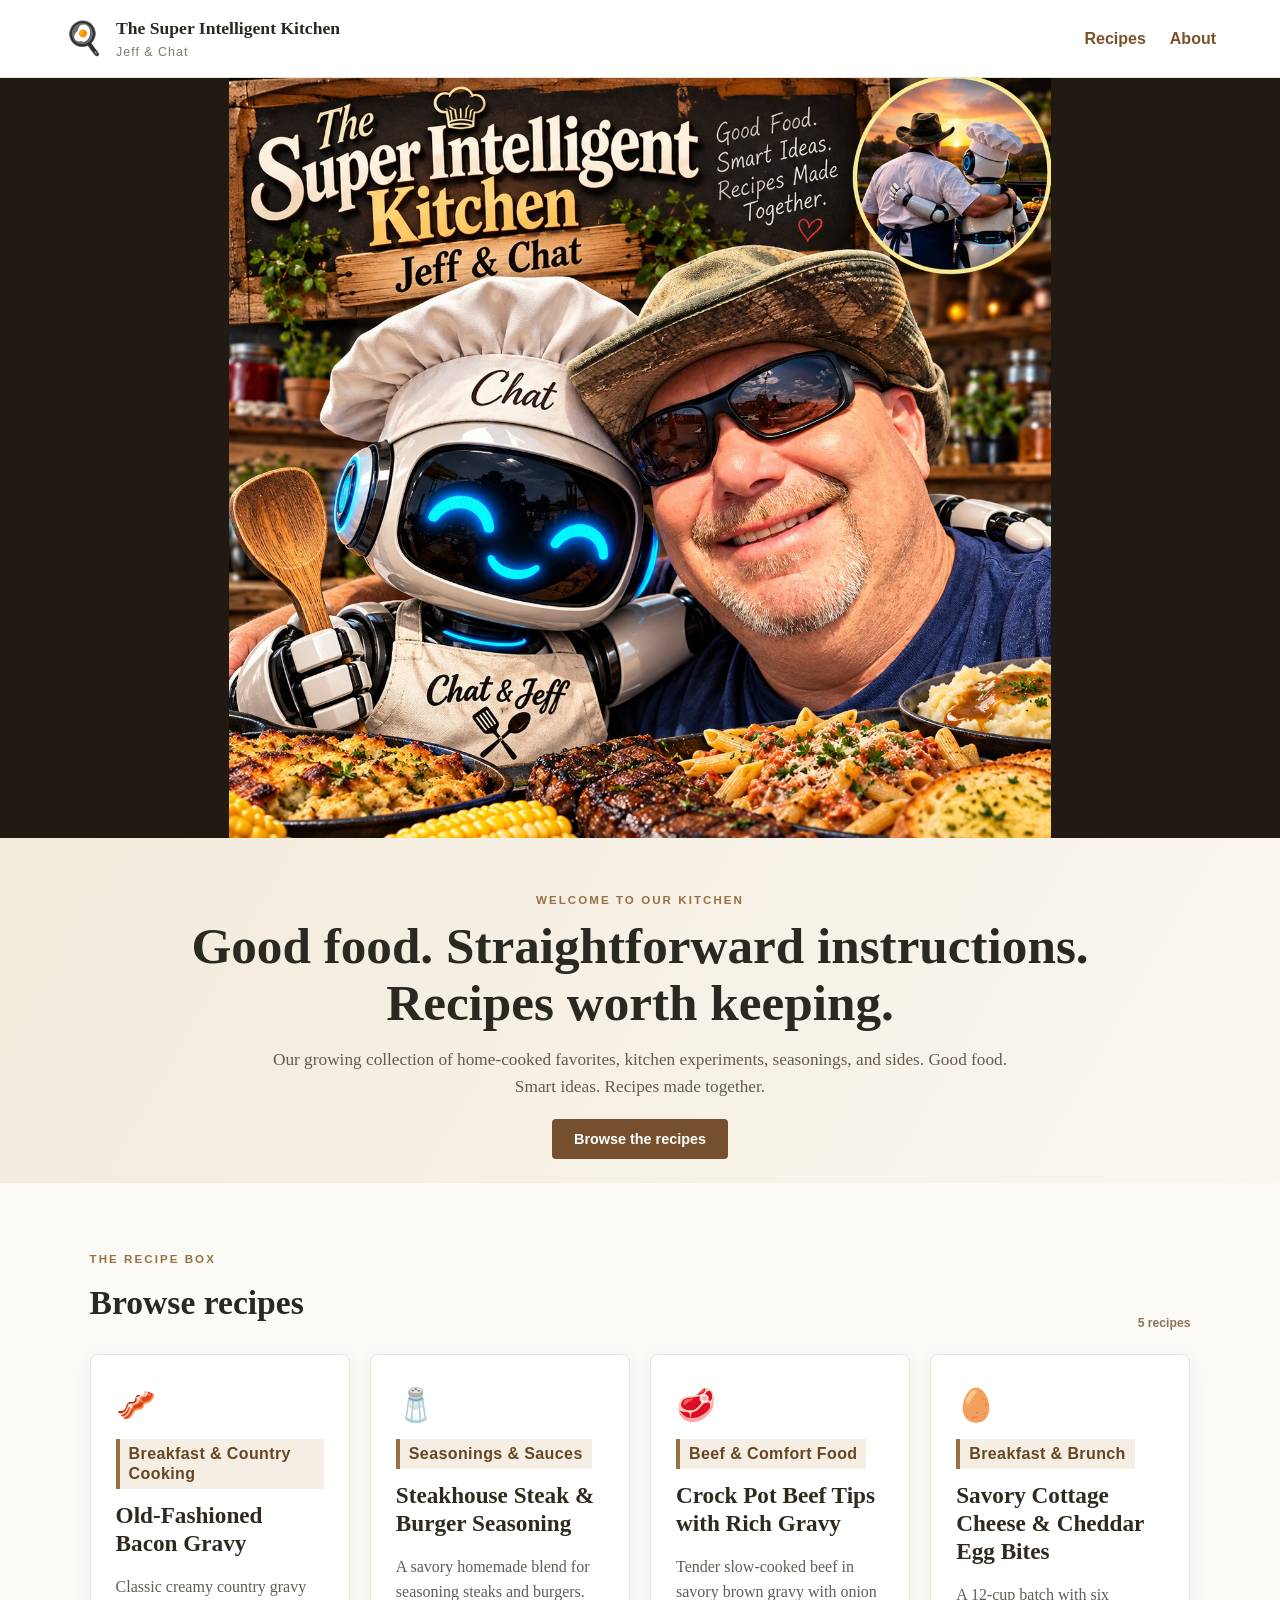
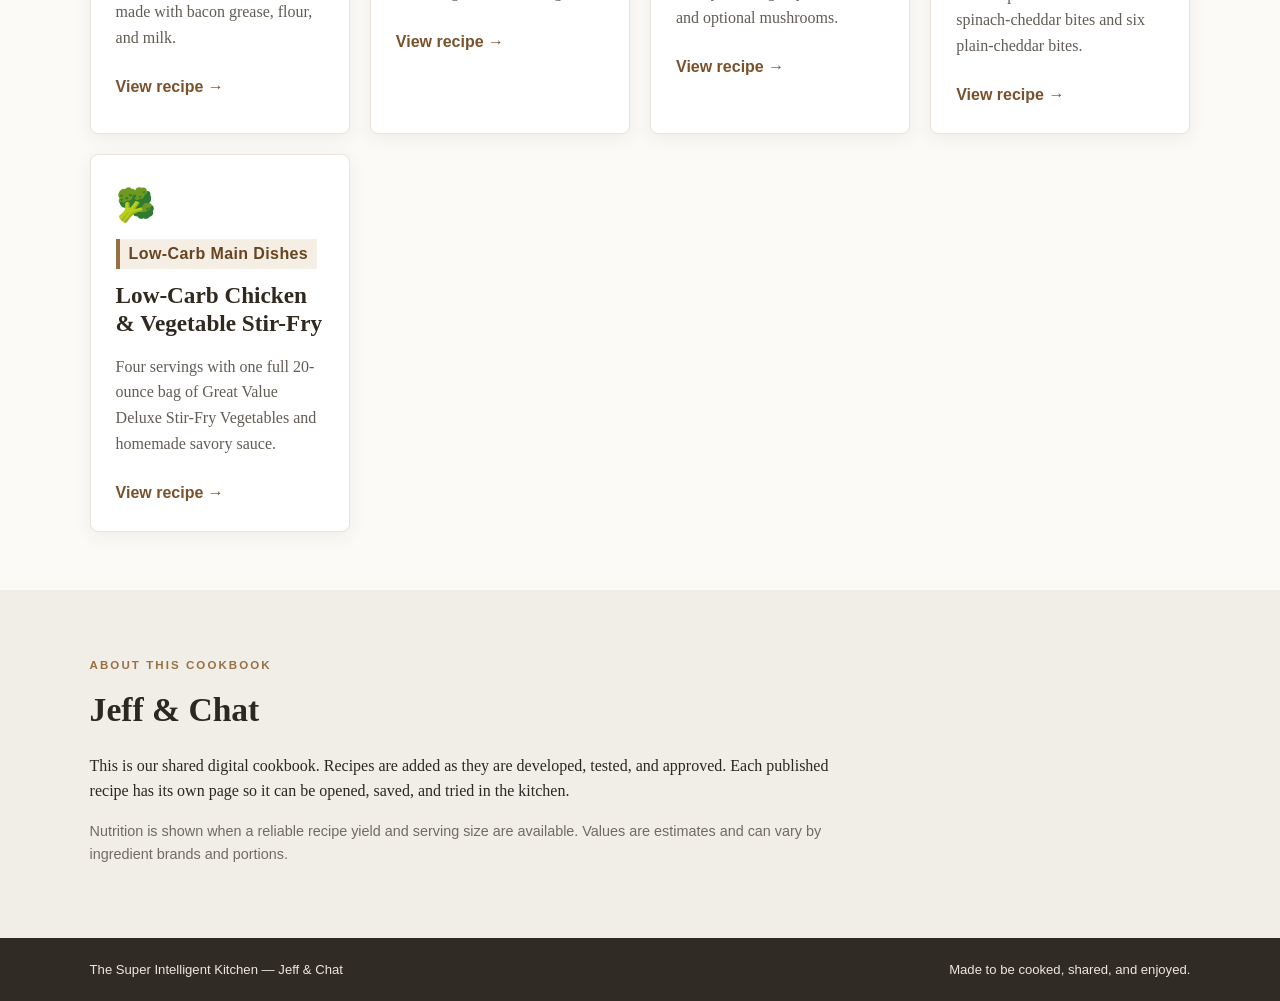
<file: index.html>
<!doctype html>
<html lang="en">
<head>
<meta charset="utf-8">
<meta name="viewport" content="width=device-width, initial-scale=1">
<meta name="description" content="The Super Intelligent Kitchen — Jeff & Chat. A growing collection of practical, tested home recipes, seasonings, and sides.">
<title>The Super Intelligent Kitchen — Jeff & Chat</title>
<link rel="stylesheet" href="styles.css">
</head>
<body>
<header class="site-header">
  <a class="brand" href="index.html"><span class="brand-mark">🍳</span><span>The Super Intelligent Kitchen<small>Jeff &amp; Chat</small></span></a>
  <nav><a href="#recipes">Recipes</a><a href="#about">About</a></nav>
</header>
<main>
  <section class="homepage-artwork" aria-label="Jeff and Chat in our kitchen">
    <img src="assets/jeff-and-chat-smart-kitchen-feast.jpg" alt="The Super Intelligent Kitchen — Jeff and Chat together in a warm kitchen, with a circular inset showing the two partners from behind at sunset.">
  </section>
  <section class="homepage-intro">
    <p class="eyebrow">WELCOME TO OUR KITCHEN</p>
    <h1>Good food. Straightforward instructions. Recipes worth keeping.</h1>
    <p>Our growing collection of home-cooked favorites, kitchen experiments, seasonings, and sides. Good food. Smart ideas. Recipes made together.</p>
    <a class="button" href="#recipes">Browse the recipes</a>
  </section>
  <section id="recipes" class="section">
    <div class="section-heading"><div><p class="eyebrow">THE RECIPE BOX</p><h2>Browse recipes</h2></div><span class="count">5 recipes</span></div>
    <div class="cards">
      <article class="card"><div class="card-icon">🥓</div><p class="category">Breakfast &amp; Country Cooking</p><h3><a href="recipes/old-fashioned-bacon-gravy.html">Old-Fashioned Bacon Gravy</a></h3><p>Classic creamy country gravy made with bacon grease, flour, and milk.</p><a class="text-link" href="recipes/old-fashioned-bacon-gravy.html">View recipe →</a></article>
      <article class="card"><div class="card-icon">🧂</div><p class="category">Seasonings &amp; Sauces</p><h3><a href="recipes/steakhouse-steak-burger-seasoning.html">Steakhouse Steak &amp; Burger Seasoning</a></h3><p>A savory homemade blend for seasoning steaks and burgers.</p><a class="text-link" href="recipes/steakhouse-steak-burger-seasoning.html">View recipe →</a></article>
      <article class="card"><div class="card-icon">🥩</div><p class="category">Beef &amp; Comfort Food</p><h3><a href="recipes/crock-pot-beef-tips-rich-gravy.html">Crock Pot Beef Tips with Rich Gravy</a></h3><p>Tender slow-cooked beef in savory brown gravy with onion and optional mushrooms.</p><a class="text-link" href="recipes/crock-pot-beef-tips-rich-gravy.html">View recipe →</a></article>
      <article class="card"><div class="card-icon">🥚</div><p class="category">Breakfast &amp; Brunch</p><h3><a href="recipes/savory-cottage-cheese-cheddar-egg-bites.html">Savory Cottage Cheese &amp; Cheddar Egg Bites</a></h3><p>A 12-cup batch with six spinach-cheddar bites and six plain-cheddar bites.</p><a class="text-link" href="recipes/savory-cottage-cheese-cheddar-egg-bites.html">View recipe →</a></article>
      <article class="card"><div class="card-icon">🥦</div><p class="category">Low-Carb Main Dishes</p><h3><a href="recipes/low-carb-chicken-vegetable-stir-fry.html">Low-Carb Chicken &amp; Vegetable Stir-Fry</a></h3><p>Four servings with one full 20-ounce bag of Great Value Deluxe Stir-Fry Vegetables and homemade savory sauce.</p><a class="text-link" href="recipes/low-carb-chicken-vegetable-stir-fry.html">View recipe →</a></article>
    </div>
  </section>
  <section id="about" class="about section">
    <p class="eyebrow">ABOUT THIS COOKBOOK</p><h2>Jeff &amp; Chat</h2>
    <p>This is our shared digital cookbook. Recipes are added as they are developed, tested, and approved. Each published recipe has its own page so it can be opened, saved, and tried in the kitchen.</p>
    <p class="note">Nutrition is shown when a reliable recipe yield and serving size are available. Values are estimates and can vary by ingredient brands and portions.</p>
  </section>
</main>
<footer><span>The Super Intelligent Kitchen — Jeff &amp; Chat</span><span>Made to be cooked, shared, and enjoyed.</span></footer>
</body>
</html>
</file>
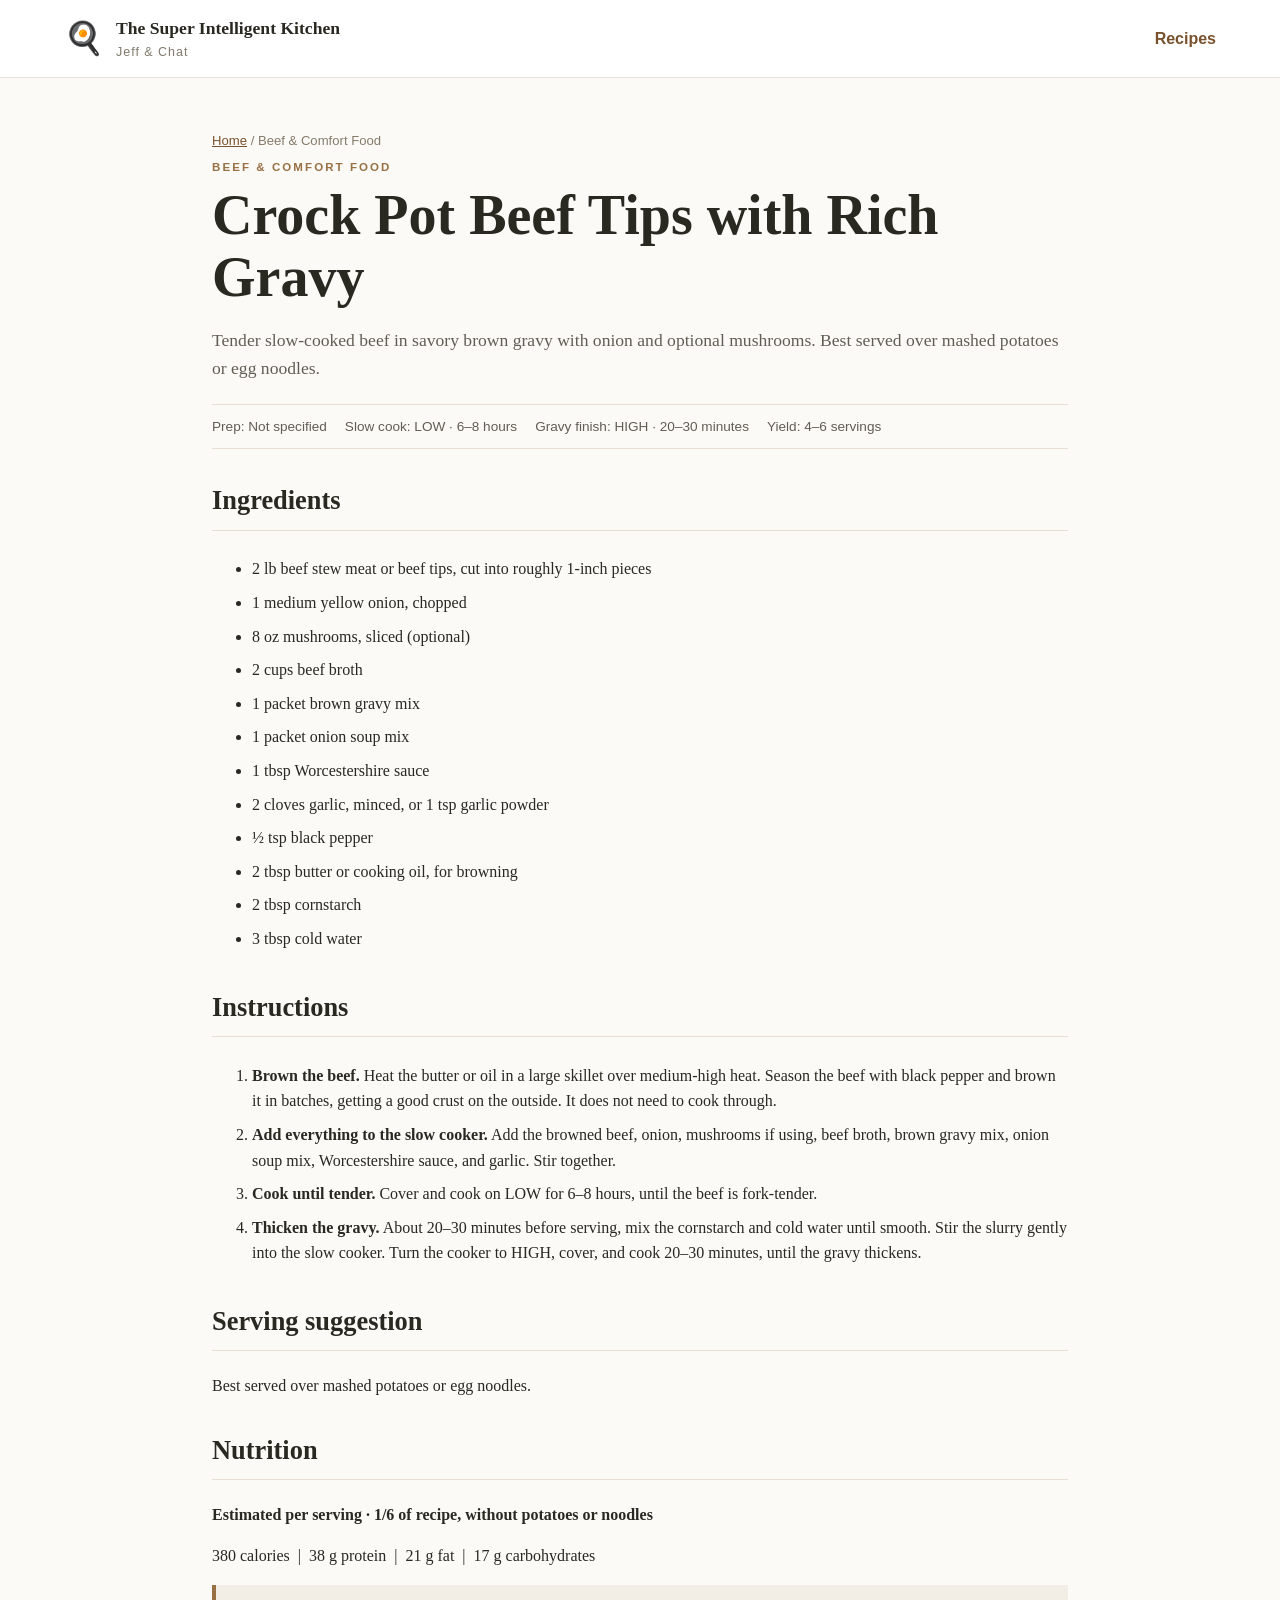
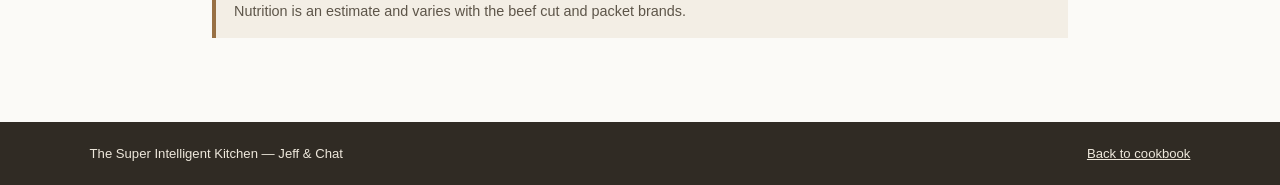
<file: recipes/crock-pot-beef-tips-rich-gravy.html>
<!doctype html>
<html lang="en"><head>
<meta charset="utf-8"><meta name="viewport" content="width=device-width, initial-scale=1">
<title>Crock Pot Beef Tips with Rich Gravy | The Super Intelligent Kitchen</title>
<meta name="description" content="Tender slow-cooked beef tips in savory brown gravy with onion and optional mushrooms.">
<link rel="stylesheet" href="../styles.css">
<script type="application/ld+json">
{
 "@context":"https://schema.org/","@type":"Recipe",
 "name":"Crock Pot Beef Tips with Rich Gravy",
 "description":"Tender slow-cooked beef in savory brown gravy with onion and optional mushrooms.",
 "recipeCategory":"Beef & Comfort Food",
 "recipeCuisine":"American",
 "recipeYield":"4 to 6 servings",
 "cookTime":"PT6H30M",
 "recipeIngredient":[
  "2 lb beef stew meat or beef tips, cut into roughly 1-inch pieces",
  "1 medium yellow onion, chopped",
  "8 oz mushrooms, sliced (optional)",
  "2 cups beef broth",
  "1 packet brown gravy mix",
  "1 packet onion soup mix",
  "1 tbsp Worcestershire sauce",
  "2 cloves garlic, minced, or 1 tsp garlic powder",
  "1/2 tsp black pepper",
  "2 tbsp butter or cooking oil, for browning",
  "2 tbsp cornstarch",
  "3 tbsp cold water"
 ],
 "recipeInstructions":[
  {"@type":"HowToStep","text":"Brown the beef. Heat the butter or oil in a large skillet over medium-high heat. Season the beef with black pepper and brown it in batches, getting a good crust on the outside. It does not need to cook through."},
  {"@type":"HowToStep","text":"Add everything to the slow cooker. Add the browned beef, onion, mushrooms if using, beef broth, brown gravy mix, onion soup mix, Worcestershire sauce, and garlic. Stir together."},
  {"@type":"HowToStep","text":"Cook until tender. Cover and cook on LOW for 6–8 hours, until the beef is fork-tender."},
  {"@type":"HowToStep","text":"Thicken the gravy. About 20–30 minutes before serving, mix the cornstarch and cold water until smooth. Stir the slurry gently into the slow cooker. Turn the cooker to HIGH, cover, and cook 20–30 minutes, until the gravy thickens."}
 ],
 "nutrition":{"@type":"NutritionInformation","calories":"380 calories","proteinContent":"38 g","fatContent":"21 g","carbohydrateContent":"17 g"}
}
</script></head>
<body>
<header class="site-header"><a class="brand" href="../index.html"><span class="brand-mark">🍳</span><span>The Super Intelligent Kitchen<small>Jeff &amp; Chat</small></span></a><nav><a href="../index.html#recipes">Recipes</a></nav></header>
<main class="recipe-wrap">
<p class="breadcrumbs"><a href="../index.html">Home</a> / Beef &amp; Comfort Food</p>
<p class="eyebrow">BEEF &amp; COMFORT FOOD</p>
<h1>Crock Pot Beef Tips with Rich Gravy</h1>
<p class="recipe-intro">Tender slow-cooked beef in savory brown gravy with onion and optional mushrooms. Best served over mashed potatoes or egg noodles.</p>
<div class="recipe-meta"><span>Prep: Not specified</span><span>Slow cook: LOW · 6–8 hours</span><span>Gravy finish: HIGH · 20–30 minutes</span><span>Yield: 4–6 servings</span></div>
<section class="recipe-section"><h2>Ingredients</h2><ul>
<li>2 lb beef stew meat or beef tips, cut into roughly 1-inch pieces</li>
<li>1 medium yellow onion, chopped</li>
<li>8 oz mushrooms, sliced (optional)</li>
<li>2 cups beef broth</li>
<li>1 packet brown gravy mix</li>
<li>1 packet onion soup mix</li>
<li>1 tbsp Worcestershire sauce</li>
<li>2 cloves garlic, minced, or 1 tsp garlic powder</li>
<li>½ tsp black pepper</li>
<li>2 tbsp butter or cooking oil, for browning</li>
<li>2 tbsp cornstarch</li>
<li>3 tbsp cold water</li>
</ul></section>
<section class="recipe-section"><h2>Instructions</h2><ol>
<li><strong>Brown the beef.</strong> Heat the butter or oil in a large skillet over medium-high heat. Season the beef with black pepper and brown it in batches, getting a good crust on the outside. It does not need to cook through.</li>
<li><strong>Add everything to the slow cooker.</strong> Add the browned beef, onion, mushrooms if using, beef broth, brown gravy mix, onion soup mix, Worcestershire sauce, and garlic. Stir together.</li>
<li><strong>Cook until tender.</strong> Cover and cook on LOW for 6–8 hours, until the beef is fork-tender.</li>
<li><strong>Thicken the gravy.</strong> About 20–30 minutes before serving, mix the cornstarch and cold water until smooth. Stir the slurry gently into the slow cooker. Turn the cooker to HIGH, cover, and cook 20–30 minutes, until the gravy thickens.</li>
</ol></section>
<section class="recipe-section"><h2>Serving suggestion</h2><p>Best served over mashed potatoes or egg noodles.</p></section>
<section class="recipe-section"><h2>Nutrition</h2><p><strong>Estimated per serving · 1/6 of recipe, without potatoes or noodles</strong></p><p>380 calories &nbsp;|&nbsp; 38 g protein &nbsp;|&nbsp; 21 g fat &nbsp;|&nbsp; 17 g carbohydrates</p><p class="recipe-note">Nutrition is an estimate and varies with the beef cut and packet brands.</p></section>
</main><footer><span>The Super Intelligent Kitchen — Jeff &amp; Chat</span><a href="../index.html" style="color:#eee8dc">Back to cookbook</a></footer>
</body></html>
</file>
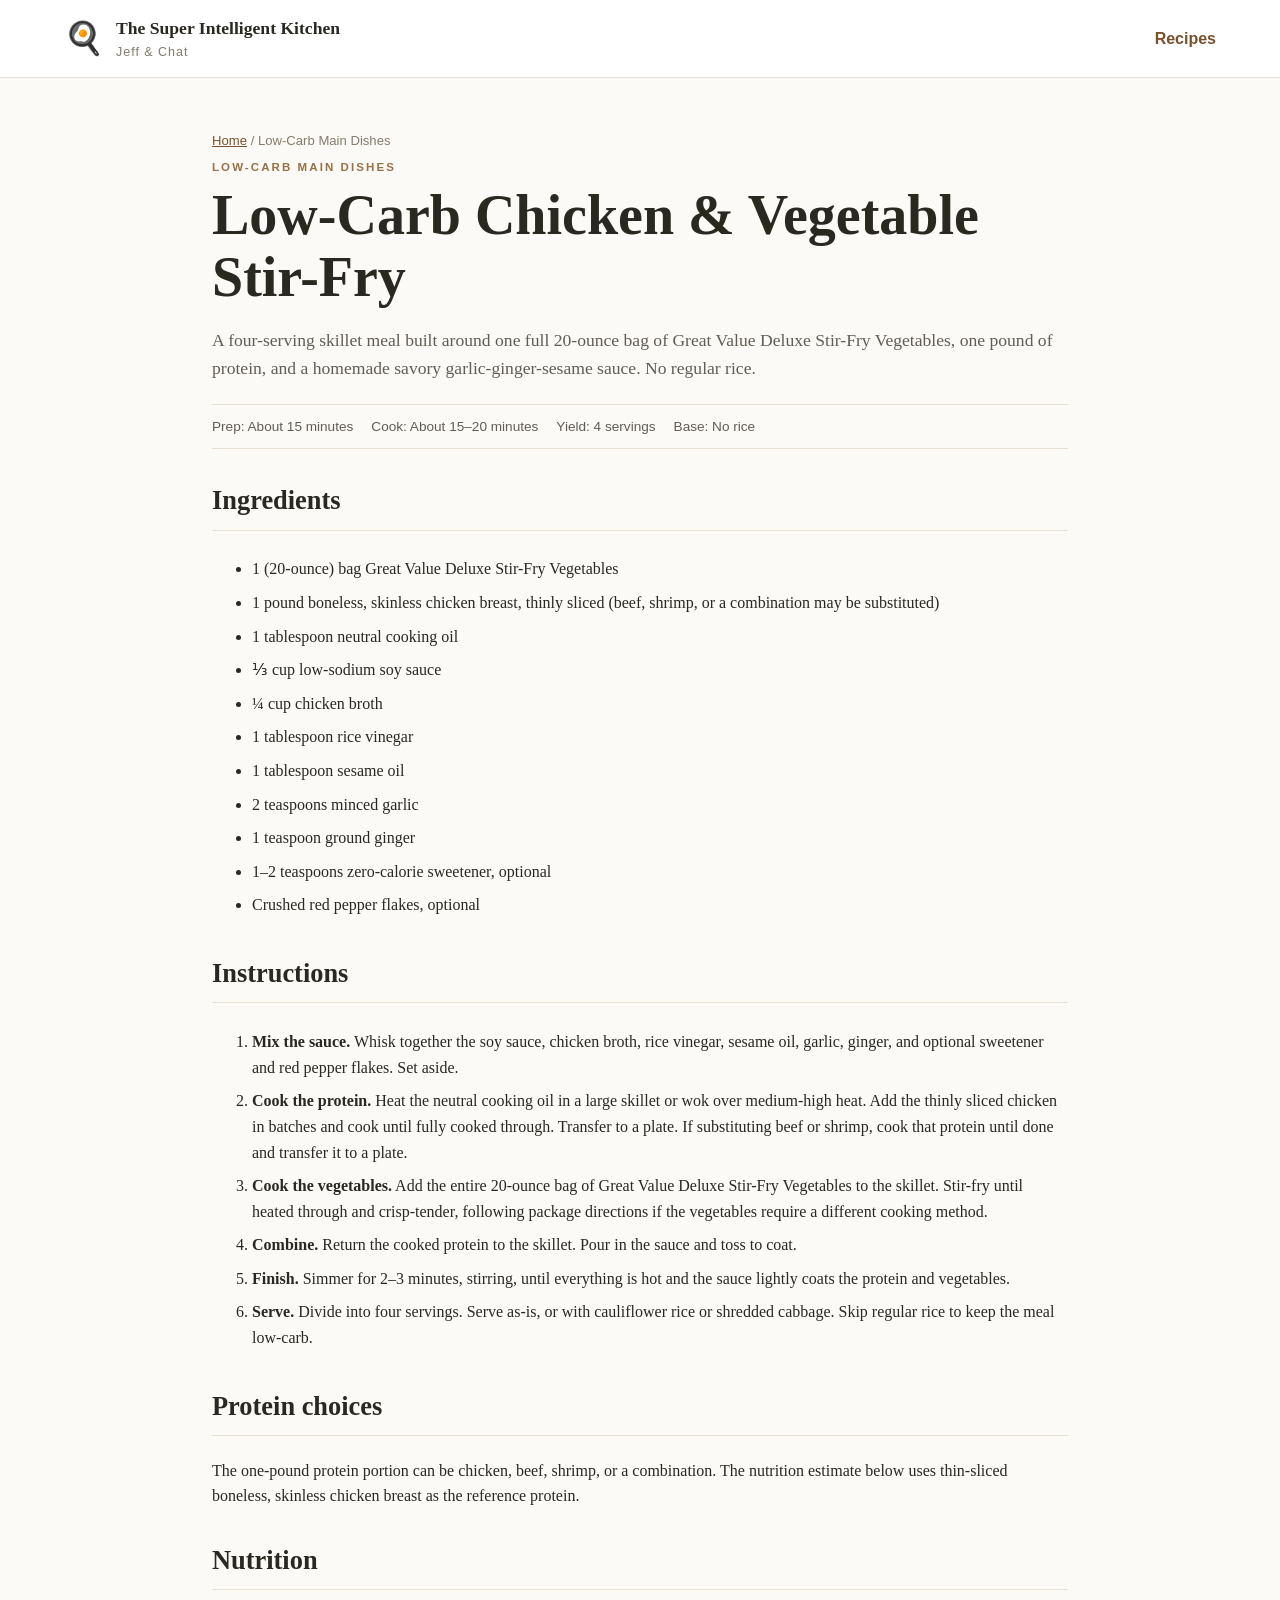
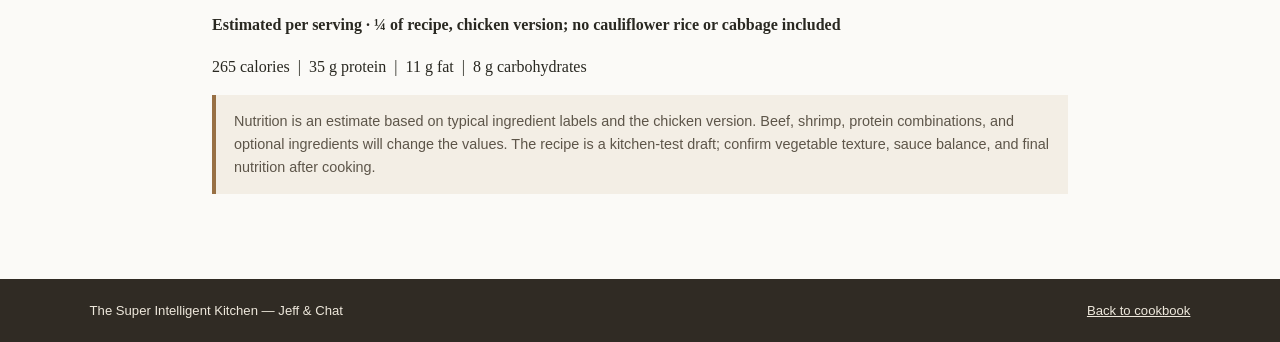
<file: recipes/low-carb-chicken-vegetable-stir-fry.html>
<!doctype html>
<html lang="en">
<head>
<meta charset="utf-8"><meta name="viewport" content="width=device-width, initial-scale=1">
<title>Low-Carb Chicken &amp; Vegetable Stir-Fry | The Super Intelligent Kitchen</title>
<meta name="description" content="Four servings of low-carb chicken and vegetables with a homemade savory soy, ginger, garlic, and sesame sauce.">
<link rel="stylesheet" href="../styles.css">
<script type="application/ld+json">
{
 "@context":"https://schema.org/","@type":"Recipe",
 "name":"Low-Carb Chicken & Vegetable Stir-Fry",
 "description":"A four-serving low-carb stir-fry made with one 20-ounce bag of Great Value Deluxe Stir-Fry Vegetables, one pound of chicken, and a homemade savory sauce. Serve without rice.",
 "recipeCategory":"Low-Carb Main Dishes",
 "recipeCuisine":"Asian-inspired",
 "recipeYield":"4 servings",
 "cookTime":"PT20M",
 "recipeIngredient":[
  "1 (20-ounce) bag Great Value Deluxe Stir-Fry Vegetables",
  "1 pound boneless, skinless chicken breast, thinly sliced (beef, shrimp, or a combination may be substituted)",
  "1 tablespoon neutral cooking oil",
  "1/3 cup low-sodium soy sauce",
  "1/4 cup chicken broth",
  "1 tablespoon rice vinegar",
  "1 tablespoon sesame oil",
  "2 teaspoons minced garlic",
  "1 teaspoon ground ginger",
  "1 to 2 teaspoons zero-calorie sweetener, optional",
  "Crushed red pepper flakes, optional"
 ],
 "recipeInstructions":[
  {"@type":"HowToStep","text":"Whisk together the soy sauce, chicken broth, rice vinegar, sesame oil, garlic, ginger, and optional zero-calorie sweetener and red pepper flakes. Set the sauce aside."},
  {"@type":"HowToStep","text":"Heat the neutral cooking oil in a large skillet or wok over medium-high heat. Add the thinly sliced chicken in batches and cook until fully cooked through. Transfer to a plate."},
  {"@type":"HowToStep","text":"Add the entire 20-ounce bag of Great Value Deluxe Stir-Fry Vegetables to the hot skillet. Stir-fry until heated through and crisp-tender, following package directions if the vegetables require a different cooking method."},
  {"@type":"HowToStep","text":"Return the cooked chicken to the skillet. Pour in the sauce and toss to coat."},
  {"@type":"HowToStep","text":"Simmer for 2 to 3 minutes, stirring, until everything is hot and the sauce lightly coats the chicken and vegetables."},
  {"@type":"HowToStep","text":"Divide into four servings. Serve as-is, or with cauliflower rice or shredded cabbage. Do not serve over regular rice if keeping the meal low-carb."}
 ],
 "nutrition":{"@type":"NutritionInformation","calories":"265 calories","proteinContent":"35 g","fatContent":"11 g","carbohydrateContent":"8 g"}
}
</script>
</head>
<body>
<header class="site-header"><a class="brand" href="../index.html"><span class="brand-mark">🍳</span><span>The Super Intelligent Kitchen<small>Jeff &amp; Chat</small></span></a><nav><a href="../index.html#recipes">Recipes</a></nav></header>
<main class="recipe-wrap">
<p class="breadcrumbs"><a href="../index.html">Home</a> / Low-Carb Main Dishes</p>
<p class="eyebrow">LOW-CARB MAIN DISHES</p>
<h1>Low-Carb Chicken &amp; Vegetable Stir-Fry</h1>
<p class="recipe-intro">A four-serving skillet meal built around one full 20-ounce bag of Great Value Deluxe Stir-Fry Vegetables, one pound of protein, and a homemade savory garlic-ginger-sesame sauce. No regular rice.</p>
<div class="recipe-meta"><span>Prep: About 15 minutes</span><span>Cook: About 15–20 minutes</span><span>Yield: 4 servings</span><span>Base: No rice</span></div>
<section class="recipe-section"><h2>Ingredients</h2><ul>
<li>1 (20-ounce) bag Great Value Deluxe Stir-Fry Vegetables</li>
<li>1 pound boneless, skinless chicken breast, thinly sliced (beef, shrimp, or a combination may be substituted)</li>
<li>1 tablespoon neutral cooking oil</li>
<li>⅓ cup low-sodium soy sauce</li><li>¼ cup chicken broth</li><li>1 tablespoon rice vinegar</li><li>1 tablespoon sesame oil</li><li>2 teaspoons minced garlic</li><li>1 teaspoon ground ginger</li>
<li>1–2 teaspoons zero-calorie sweetener, optional</li><li>Crushed red pepper flakes, optional</li>
</ul></section>
<section class="recipe-section"><h2>Instructions</h2><ol>
<li><strong>Mix the sauce.</strong> Whisk together the soy sauce, chicken broth, rice vinegar, sesame oil, garlic, ginger, and optional sweetener and red pepper flakes. Set aside.</li>
<li><strong>Cook the protein.</strong> Heat the neutral cooking oil in a large skillet or wok over medium-high heat. Add the thinly sliced chicken in batches and cook until fully cooked through. Transfer to a plate. If substituting beef or shrimp, cook that protein until done and transfer it to a plate.</li>
<li><strong>Cook the vegetables.</strong> Add the entire 20-ounce bag of Great Value Deluxe Stir-Fry Vegetables to the skillet. Stir-fry until heated through and crisp-tender, following package directions if the vegetables require a different cooking method.</li>
<li><strong>Combine.</strong> Return the cooked protein to the skillet. Pour in the sauce and toss to coat.</li>
<li><strong>Finish.</strong> Simmer for 2–3 minutes, stirring, until everything is hot and the sauce lightly coats the protein and vegetables.</li>
<li><strong>Serve.</strong> Divide into four servings. Serve as-is, or with cauliflower rice or shredded cabbage. Skip regular rice to keep the meal low-carb.</li>
</ol></section>
<section class="recipe-section"><h2>Protein choices</h2><p>The one-pound protein portion can be chicken, beef, shrimp, or a combination. The nutrition estimate below uses thin-sliced boneless, skinless chicken breast as the reference protein.</p></section>
<section class="recipe-section"><h2>Nutrition</h2><p><strong>Estimated per serving · ¼ of recipe, chicken version; no cauliflower rice or cabbage included</strong></p><p>265 calories &nbsp;|&nbsp; 35 g protein &nbsp;|&nbsp; 11 g fat &nbsp;|&nbsp; 8 g carbohydrates</p><p class="recipe-note">Nutrition is an estimate based on typical ingredient labels and the chicken version. Beef, shrimp, protein combinations, and optional ingredients will change the values. The recipe is a kitchen-test draft; confirm vegetable texture, sauce balance, and final nutrition after cooking.</p></section>
</main>
<footer><span>The Super Intelligent Kitchen — Jeff &amp; Chat</span><a href="../index.html" style="color:#eee8dc">Back to cookbook</a></footer>
</body></html>
</file>
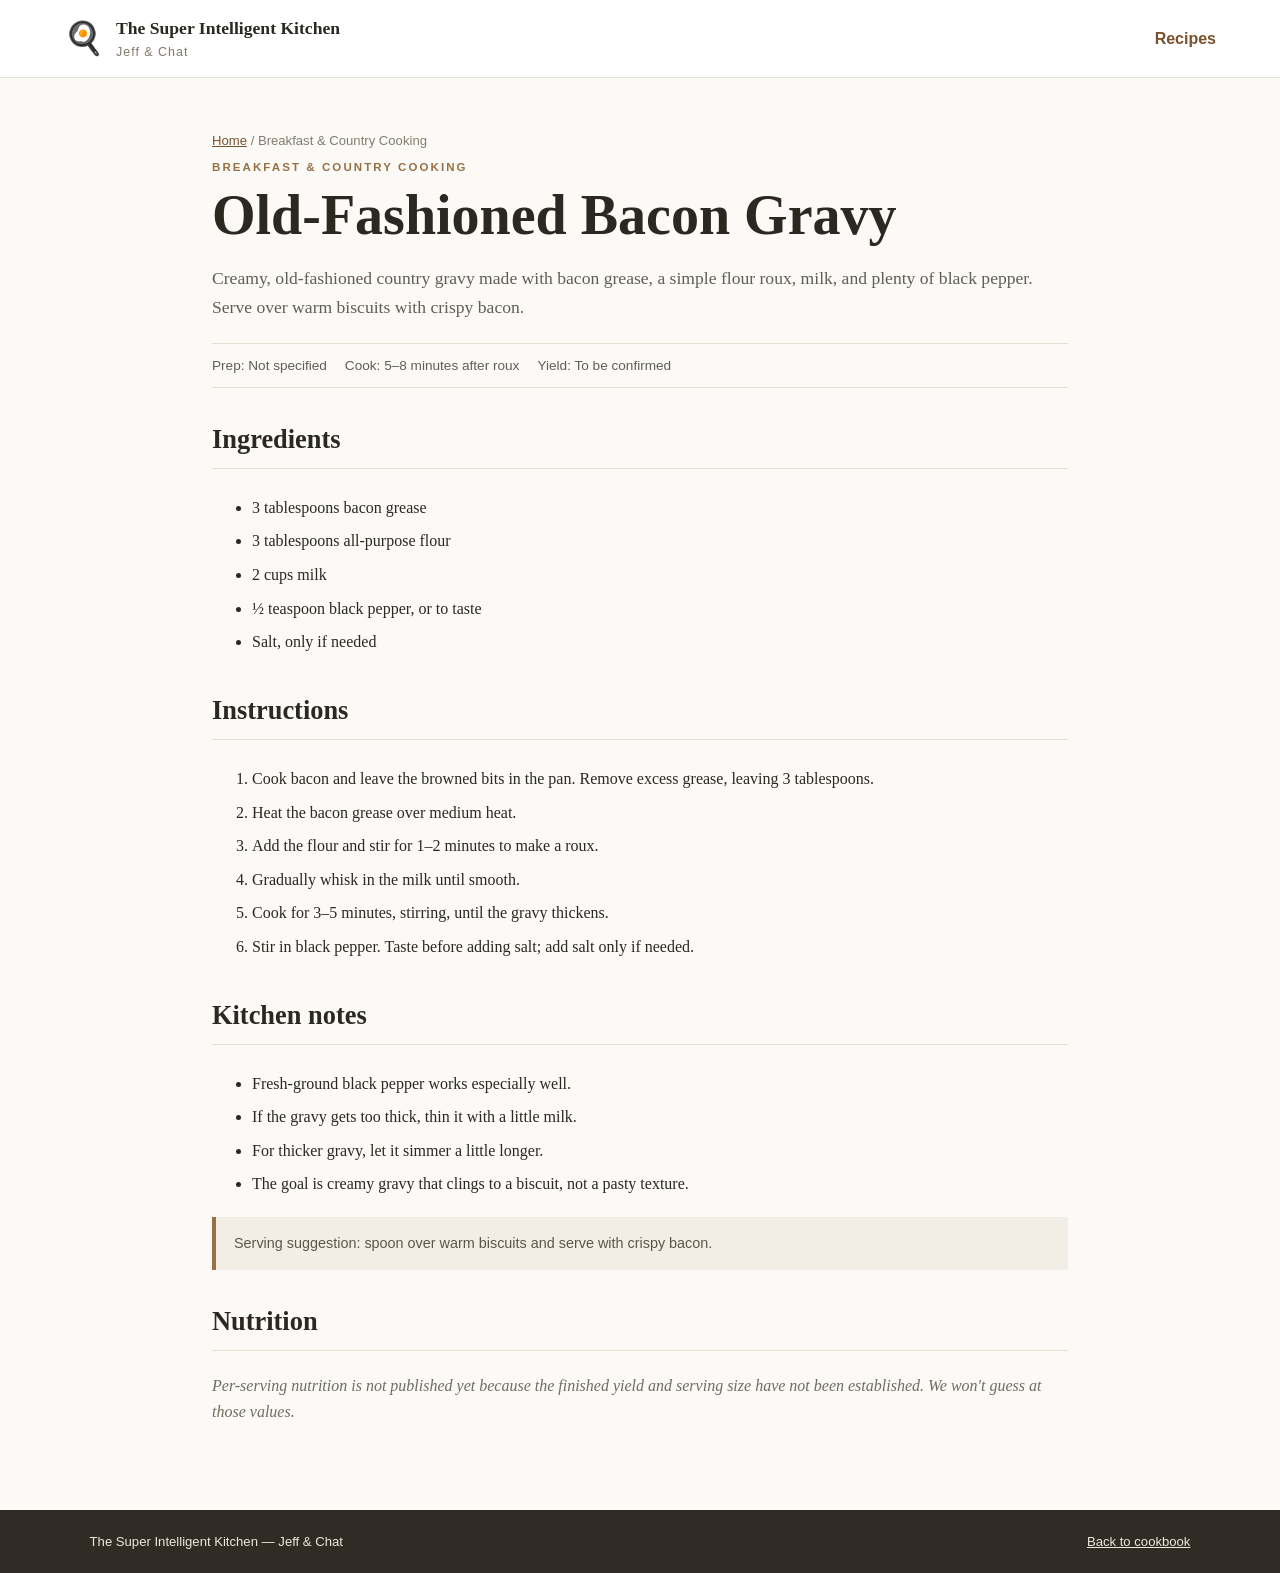
<file: recipes/old-fashioned-bacon-gravy.html>
<!doctype html>
<html lang="en"><head><meta charset="utf-8"><meta name="viewport" content="width=device-width, initial-scale=1"><title>Old-Fashioned Bacon Gravy | The Super Intelligent Kitchen</title><meta name="description" content="Old-fashioned bacon gravy made with bacon grease, flour, milk, and black pepper."><link rel="stylesheet" href="../styles.css">
<script type="application/ld+json">
{
 "@context":"https://schema.org/","@type":"Recipe",
 "name":"Old-Fashioned Bacon Gravy",
 "description":"Creamy country-style bacon gravy made with a simple roux of bacon grease and flour, finished with milk and black pepper.",
 "recipeCategory":"Breakfast & Country Cooking",
 "recipeIngredient":["3 tablespoons bacon grease","3 tablespoons all-purpose flour","2 cups milk","1/2 teaspoon black pepper, or to taste","Salt, only if needed"],
 "recipeInstructions":[
  {"@type":"HowToStep","text":"Cook bacon and leave the browned bits in the pan. Remove excess grease, leaving 3 tablespoons."},
  {"@type":"HowToStep","text":"Heat the bacon grease over medium heat. Add the flour and stir for 1 to 2 minutes to make a roux."},
  {"@type":"HowToStep","text":"Gradually whisk in the milk until smooth."},
  {"@type":"HowToStep","text":"Cook for 3 to 5 minutes, stirring, until the gravy thickens."},
  {"@type":"HowToStep","text":"Stir in black pepper. Taste before adding salt; add salt only if needed."}
 ],
 "recipeCuisine":"American"
}
</script></head><body>
<header class="site-header"><a class="brand" href="../index.html"><span class="brand-mark">🍳</span><span>The Super Intelligent Kitchen<small>Jeff &amp; Chat</small></span></a><nav><a href="../index.html#recipes">Recipes</a></nav></header>
<main class="recipe-wrap"><p class="breadcrumbs"><a href="../index.html">Home</a> / Breakfast &amp; Country Cooking</p><p class="eyebrow">BREAKFAST &amp; COUNTRY COOKING</p><h1>Old-Fashioned Bacon Gravy</h1><p class="recipe-intro">Creamy, old-fashioned country gravy made with bacon grease, a simple flour roux, milk, and plenty of black pepper. Serve over warm biscuits with crispy bacon.</p>
<div class="recipe-meta"><span>Prep: Not specified</span><span>Cook: 5–8 minutes after roux</span><span>Yield: To be confirmed</span></div>
<section class="recipe-section"><h2>Ingredients</h2><ul><li>3 tablespoons bacon grease</li><li>3 tablespoons all-purpose flour</li><li>2 cups milk</li><li>½ teaspoon black pepper, or to taste</li><li>Salt, only if needed</li></ul></section>
<section class="recipe-section"><h2>Instructions</h2><ol><li>Cook bacon and leave the browned bits in the pan. Remove excess grease, leaving 3 tablespoons.</li><li>Heat the bacon grease over medium heat.</li><li>Add the flour and stir for 1–2 minutes to make a roux.</li><li>Gradually whisk in the milk until smooth.</li><li>Cook for 3–5 minutes, stirring, until the gravy thickens.</li><li>Stir in black pepper. Taste before adding salt; add salt only if needed.</li></ol></section>
<section class="recipe-section"><h2>Kitchen notes</h2><ul><li>Fresh-ground black pepper works especially well.</li><li>If the gravy gets too thick, thin it with a little milk.</li><li>For thicker gravy, let it simmer a little longer.</li><li>The goal is creamy gravy that clings to a biscuit, not a pasty texture.</li></ul><p class="recipe-note">Serving suggestion: spoon over warm biscuits and serve with crispy bacon.</p></section>
<section class="recipe-section"><h2>Nutrition</h2><p class="nutrition-pending">Per-serving nutrition is not published yet because the finished yield and serving size have not been established. We won't guess at those values.</p></section>
</main><footer><span>The Super Intelligent Kitchen — Jeff &amp; Chat</span><a href="../index.html" style="color:#eee8dc">Back to cookbook</a></footer></body></html>
</file>
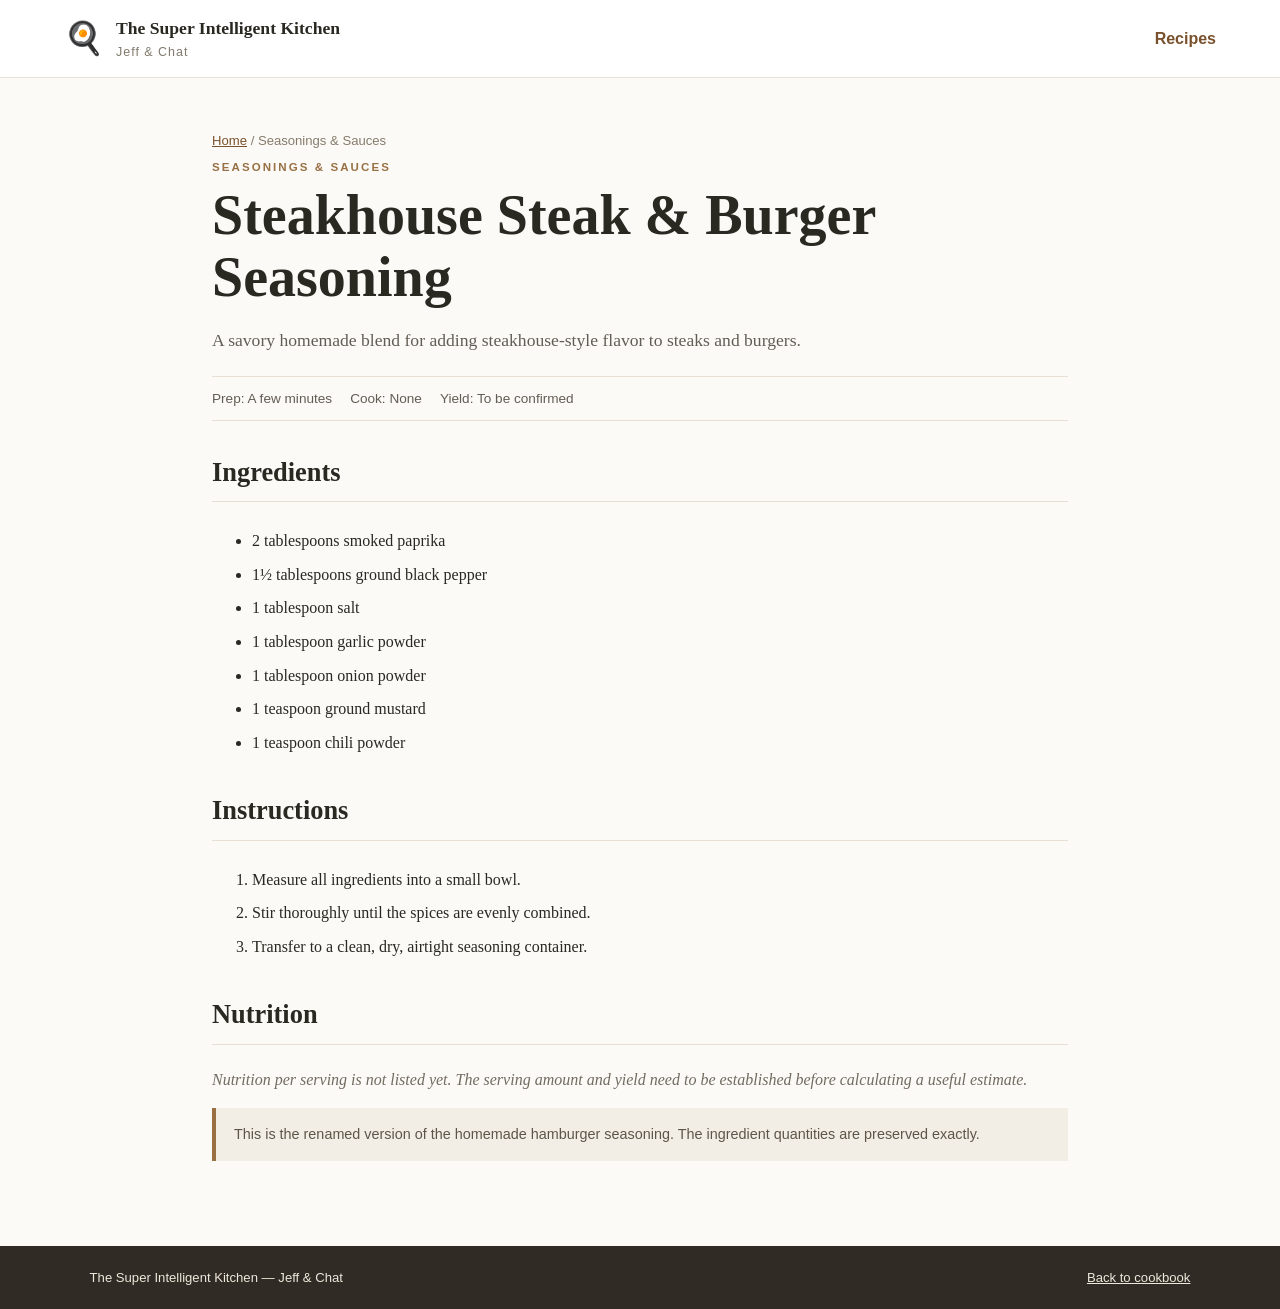
<file: recipes/steakhouse-steak-burger-seasoning.html>
<!doctype html>
<html lang="en"><head><meta charset="utf-8"><meta name="viewport" content="width=device-width, initial-scale=1"><title>Steakhouse Steak & Burger Seasoning | The Super Intelligent Kitchen</title><meta name="description" content="A homemade steakhouse seasoning blend with smoked paprika, black pepper, salt, garlic, onion, mustard, and chili powder."><link rel="stylesheet" href="../styles.css">
<script type="application/ld+json">
{"@context":"https://schema.org/","@type":"Recipe","name":"Steakhouse Steak & Burger Seasoning","description":"A savory homemade seasoning blend for steaks and burgers.","recipeCategory":"Seasonings & Sauces","recipeIngredient":["2 tablespoons smoked paprika","1 1/2 tablespoons ground black pepper","1 tablespoon salt","1 tablespoon garlic powder","1 tablespoon onion powder","1 teaspoon ground mustard","1 teaspoon chili powder"],"recipeInstructions":[{"@type":"HowToStep","text":"Measure all ingredients into a small bowl."},{"@type":"HowToStep","text":"Stir thoroughly until the spices are evenly combined."},{"@type":"HowToStep","text":"Transfer to a clean, dry, airtight seasoning container."}],"recipeCuisine":"American"}
</script></head><body>
<header class="site-header"><a class="brand" href="../index.html"><span class="brand-mark">🍳</span><span>The Super Intelligent Kitchen<small>Jeff &amp; Chat</small></span></a><nav><a href="../index.html#recipes">Recipes</a></nav></header>
<main class="recipe-wrap"><p class="breadcrumbs"><a href="../index.html">Home</a> / Seasonings &amp; Sauces</p><p class="eyebrow">SEASONINGS &amp; SAUCES</p><h1>Steakhouse Steak &amp; Burger Seasoning</h1><p class="recipe-intro">A savory homemade blend for adding steakhouse-style flavor to steaks and burgers.</p>
<div class="recipe-meta"><span>Prep: A few minutes</span><span>Cook: None</span><span>Yield: To be confirmed</span></div>
<section class="recipe-section"><h2>Ingredients</h2><ul><li>2 tablespoons smoked paprika</li><li>1½ tablespoons ground black pepper</li><li>1 tablespoon salt</li><li>1 tablespoon garlic powder</li><li>1 tablespoon onion powder</li><li>1 teaspoon ground mustard</li><li>1 teaspoon chili powder</li></ul></section>
<section class="recipe-section"><h2>Instructions</h2><ol><li>Measure all ingredients into a small bowl.</li><li>Stir thoroughly until the spices are evenly combined.</li><li>Transfer to a clean, dry, airtight seasoning container.</li></ol></section>
<section class="recipe-section"><h2>Nutrition</h2><p class="nutrition-pending">Nutrition per serving is not listed yet. The serving amount and yield need to be established before calculating a useful estimate.</p></section>
<p class="recipe-note">This is the renamed version of the homemade hamburger seasoning. The ingredient quantities are preserved exactly.</p>
</main><footer><span>The Super Intelligent Kitchen — Jeff &amp; Chat</span><a href="../index.html" style="color:#eee8dc">Back to cookbook</a></footer></body></html>
</file>
<file: styles.css>
*{box-sizing:border-box}html{scroll-behavior:smooth}body{margin:0;background:#fbfaf7;color:#292821;font-family:Georgia,"Times New Roman",serif;line-height:1.6}.site-header{height:auto;min-height:78px;padding:14px max(5vw,22px);display:flex;align-items:center;justify-content:space-between;border-bottom:1px solid #e8e3d9;background:#fff}.brand{display:flex;gap:12px;align-items:center;color:inherit;text-decoration:none;font-weight:bold;font-size:1.1rem;line-height:1.2}.brand small{display:block;font:normal .78rem Arial,sans-serif;color:#817a6d;letter-spacing:.08em;margin-top:5px}.brand-mark{font-size:2rem}.site-header nav{display:flex;gap:24px}.site-header nav a,.text-link{color:#79522d;text-decoration:none;font-family:Arial,sans-serif;font-weight:bold}.hero{padding:76px max(8vw,24px) 82px;background:linear-gradient(120deg,#f2eadb,#faf7f0);text-align:center}.hero h1{max-width:780px;margin:8px auto 16px;font-size:clamp(2.2rem,5vw,4rem);line-height:1.12}.hero p:not(.eyebrow){max-width:620px;margin:0 auto 26px;color:#615b50;font-size:1.12rem}.eyebrow{font:700 .72rem Arial,sans-serif;letter-spacing:.18em;color:#987044}.button{display:inline-block;padding:12px 22px;background:#76502e;color:white;text-decoration:none;border-radius:4px;font:700 .9rem Arial,sans-serif}.section{padding:58px max(7vw,22px)}.section-heading{display:flex;justify-content:space-between;align-items:end;margin-bottom:24px}.section h2{font-size:2.1rem;margin:0}.count{font:700 .76rem Arial,sans-serif;color:#8a7559}.category{display:inline-block;margin:8px 0 5px;padding:5px 9px;border-left:4px solid #987044;background:#f4eee4;color:#684522;font:700 1rem/1.25 Arial,sans-serif;letter-spacing:.025em}.cards{display:grid;grid-template-columns:repeat(auto-fit,minmax(250px,1fr));gap:20px}.card{background:white;border:1px solid #e9e3d8;border-radius:8px;padding:25px;box-shadow:0 5px 18px #3c2b1110}.card-icon{font-size:2rem}.card h3{font-size:1.45rem;line-height:1.2;margin:8px 0}.card h3 a{color:#30291f;text-decoration:none}.card p:not(.category){color:#625d54}.text-link{display:inline-block;margin-top:8px}.about{background:#f1eee7}.about p{max-width:760px}.note{font: .9rem/1.6 Arial,sans-serif;color:#716b60}footer{padding:24px max(7vw,22px);display:flex;justify-content:space-between;gap:16px;flex-wrap:wrap;background:#302b24;color:#eee8dc;font: .82rem Arial,sans-serif}.recipe-wrap{max-width:900px;margin:0 auto;padding:42px 22px 70px}.breadcrumbs{font: .82rem Arial,sans-serif;color:#867b6b}.breadcrumbs a{color:#79522d}.recipe-wrap h1{font-size:clamp(2.2rem,5vw,3.5rem);line-height:1.1;margin:12px 0}.recipe-intro{font-size:1.1rem;color:#625d54}.recipe-meta{display:flex;gap:18px;flex-wrap:wrap;margin:22px 0;padding:14px 0;border-block:1px solid #e7dfd2;font: .85rem Arial,sans-serif;color:#625d54}.recipe-section{margin-top:30px}.recipe-section h2{font-size:1.65rem;border-bottom:1px solid #e7dfd2;padding-bottom:8px}.recipe-section li{padding:4px 0}.recipe-note{background:#f3eee5;padding:15px 18px;border-left:4px solid #987044;font: .9rem/1.6 Arial,sans-serif;color:#5d5549}.nutrition-pending{color:#716b60;font-style:italic}@media(max-width:560px){.site-header{align-items:flex-start}.site-header nav{gap:12px;font-size:.85rem}.section-heading{align-items:flex-start;gap:8px;flex-direction:column}}

/* Jeff & Chat homepage artwork banner */
.homepage-artwork{width:100%;background:#211a13;overflow:hidden}
.homepage-artwork img{display:block;width:100%;height:auto;max-height:760px;object-fit:contain;margin:0 auto}
.homepage-intro{padding:44px max(7vw,22px) 24px;text-align:center;background:linear-gradient(120deg,#f2eadb,#faf7f0)}
.homepage-intro h1{max-width:900px;margin:8px auto 14px;font-size:clamp(2rem,4vw,3.3rem);line-height:1.12}
.homepage-intro p:not(.eyebrow){max-width:760px;margin:0 auto 18px;color:#615b50;font-size:1.08rem}
@media(max-width:560px){.homepage-artwork img{max-height:none}.homepage-intro{padding-top:30px}}
</file>
